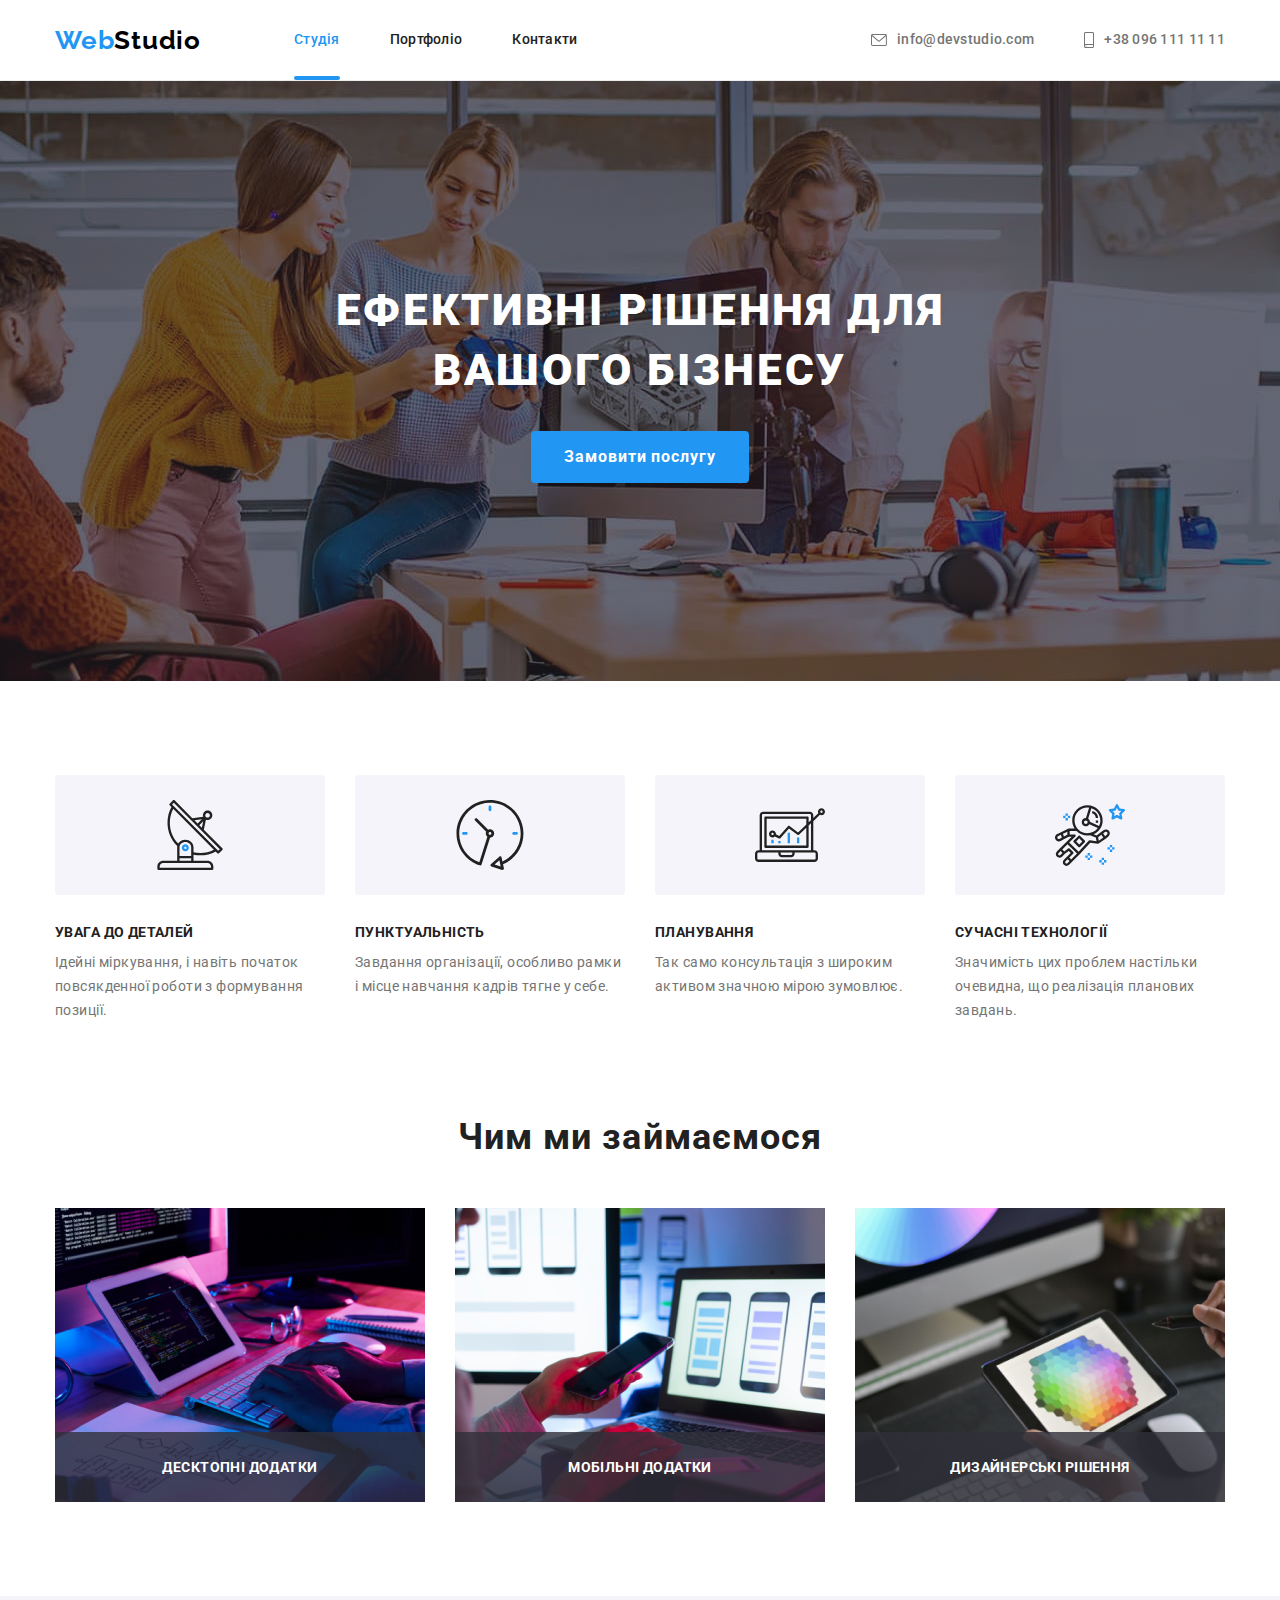
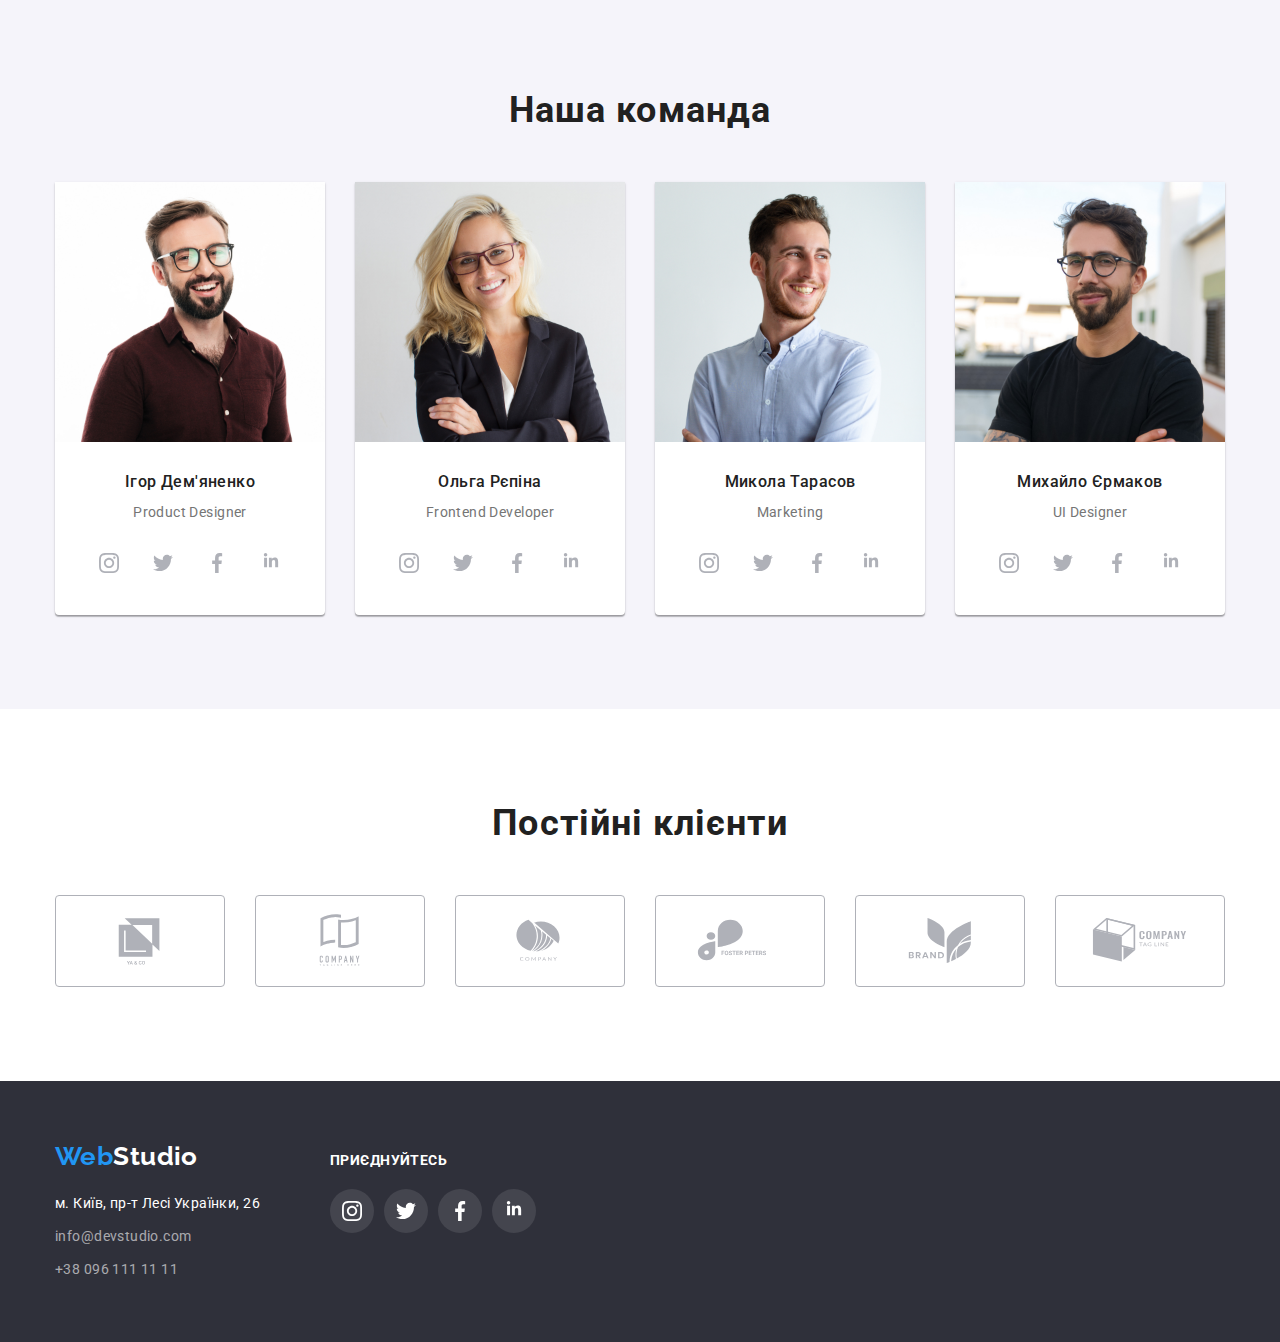
<file: index.html>
<!DOCTYPE html>
<html lang="uk">
<head>
    <meta charset="UTF-8">
    <meta http-equiv="X-UA-Compatible" content="IE=edge">
    <meta name="viewport" content="width=device-width, initial-scale=1.0">
    <title>WebStudio</title>
    <link href="https://fonts.googleapis.com/css2?family=Raleway:wght@700&family=Roboto:wght@400;500;700;900&display=swap" rel="stylesheet">
    <link rel="stylesheet" href="https://cdnjs.cloudflare.com/ajax/libs/modern-normalize/1.1.0/modern-normalize.min.css">
    <link rel="stylesheet" href="./css/styles.css" />
</head>
<body>

    <header class="header-page">
        <div class="container main-nav">
            <nav class="nav">
                <a href="./" class="logo">
                <span class="web">Web</span>Studio
                </a>
                
                <ul class="site-nav list">
                    <li class="item">
                        <a href="./" class="link current">Студія</a>
                    </li>
                    <li class="item">
                        <a href="./portfolio.html" class="link">Портфоліо</a>
                    </li>
                    <li class="item">
                        <a href="" class="link">Контакти</a>
                    </li>
                </ul>
            </nav>

            <ul class="contacts list">
                <li class="item">
                    <a href="mailto:info@devstudio.com" class="link">
                        <svg class="contact-icon" width="16" height="12">
                            <use href="./images/icons.svg#mail"></use>
                        </svg>info@devstudio.com</a></li>
                <li class="item"><a href="tel:+380961111111" class="link">
                    <svg class="contact-icon" width="10" height="16">
                        <use href="./images/icons.svg#phone"></use>
                    </svg>+38 096 111 11 11</a></li>
            </ul>
            
        </div>
    </header>
    <main>
        <!--hero section-->
        <section class="hero section">
            <h1 class="hero-title">Ефективні рішення для вашого бізнесу</h1>
            <button type="button" class="button" data-modal-open>Замовити послугу</button>
            <div class="backdrop is-hidden" data-modal>
                <div class="modal">
                    <button class="close-modal" data-modal-close>
                        <svg width="11" height="11">
                        <use href="./images/icons.svg#close"></use>
                        </svg>
                    </button>
                </div>
            </div>
        </section>
        <!-- section benefits -->
        <section class="section-benefits section">
            <div class="container">
                <h2 class="visually-hidden">Наші переваги</h2>
                <ul class="section-benefits-list list">
                    <li class="item">
                        <div class="icon-benefits">
                            <svg width="70" height="70">
                               <use href="./images/icons.svg#detail"></use> 
                            </svg>      
                        </div>
                        <h3 class="title">Увага до деталей</h3>
                        <p class="text">Ідейні міркування, і навіть початок повсякденної роботи з формування позиції.</p>
                    </li>
                    <li class="item">
                        <div class="icon-benefits">
                            <svg width="70" height="70">
                               <use href="./images/icons.svg#punctuality"></use> 
                            </svg>      
                        </div>
                        <h3 class="title">Пунктуальність</h3>
                        <p class="text">Завдання організації, особливо рамки і місце навчання кадрів тягне у себе.</p>
                    </li>
                    <li class="item">
                        <div class="icon-benefits">
                            <svg width="70" height="70">
                               <use href="./images/icons.svg#plan"></use> 
                            </svg>      
                        </div>
                        <h3 class="title">Планування</h3>
                        <p class="text">Так само консультація з широким активом значною мірою зумовлює.</p>
                    </li>
                    <li class="item">
                        <div class="icon-benefits">
                            <svg width="70" height="70">
                               <use href="./images/icons.svg#technology"></use> 
                            </svg>      
                        </div>
                        <h3 class="title">Сучасні технології</h3>
                        <p class="text">Значимість цих проблем настільки очевидна, що реалізація планових завдань.</p>
                    </li>
               </ul>
            </div>
        </section>
    
        <section class="projects section">
            <div class="container">
            <h2 class="head-title">Чим ми займаємося</h2>
                <ul class="head-title-list list">
                   <li class="item">
                      <div class="item-thumb">
                          <img class="image" src="./images/desktop_apps.jpg" alt="Десктопні застосунки" width="370">
                          <p>десктопні додатки</p>
                      </div>
                  </li>
                   <li class="item">
                      <div class="item-thumb">
                          <img class="image" src="./images/mobile_app.jpg" alt="Мобільні застосунки" width="370">
                          <p>мобільні додатки</p>
                      </div>
                   </li>
                   <li class="item">
                      <div class="item-thumb">
                          <img class="image" src="./images/design.jpg" alt="Дизайнерські рішення" width="370">
                          <p>дизайнерські рішення</p>
                      </div>
                    </li>
                </ul>
            </div>
        </section>
        <!-- section team -->
        <section class="section-team section">
            <div class="container">
                <h2 class="head-title">Наша команда</h2>
                <ul class="section-team-list list">
                    <li class="item">
                       <img class="image" src="./images/idemyanenko.jpg" alt="Ігор Дем'яненко" width="270"> 
                       <div class="our-team">
                         <h3 class="title">Ігор Дем'яненко</h3>
                         <p class="text">Product Designer</p>
                         <ul class="list">
                            <li class="social-item"><a class="link" href="https://www.instagram.com/" target="_blank">
                                <svg class="soshial-icon" width="20" height="20">
                                    <use href="./images/icons.svg#istagram"></use>
                                </svg></a>
                            </li>
                            <li class="social-item"><a class="link" href="https://twitter.com/" target="_blank">
                                <svg class="soshial-icon" width="20" height="20">
                                    <use href="./images/icons.svg#twitter"></use>
                                </svg></a>
                            </li>
                            <li class="social-item"><a class="link" href="https://facebook.com/" target="_blank">
                                <svg class="soshial-icon" width="20" height="20">
                                    <use href="./images/icons.svg#fb"></use>
                                </svg></a>
                            </li>
                            <li class="social-item"><a class="link" href="https://www.linkedin.com/" target="_blank">
                                <svg class="soshial-icon" width="20" height="20">
                                    <use href="./images/icons.svg#linkedin"></use>
                                </svg></a>
                            </li>
                         </ul>
                       </div>
                    </li>
                    <li class="item">
                        <img class="image" src="./images/orepina.jpg" alt="Ольга Рєпіна" width="270">
                        <div class="our-team">
                          <h3 class="title">Ольга Рєпіна</h3>
                          <p class="text">Frontend Developer</p>
                          <ul class="list">
                             <li class="social-item"><a class="link" href="https://www.instagram.com/" target="_blank">
                                 <svg class="soshial-icon" width="20" height="20">
                                     <use href="./images/icons.svg#istagram"></use>
                                 </svg></a>
                             </li>
                             <li class="social-item"><a class="link" href="https://twitter.com/" target="_blank">
                                 <svg class="soshial-icon" width="20" height="20">
                                     <use href="./images/icons.svg#twitter"></use>
                                 </svg></a>
                             </li>
                             <li class="social-item"><a class="link" href="https://facebook.com/" target="_blank">
                                 <svg class="soshial-icon" width="20" height="20">
                                     <use href="./images/icons.svg#fb"></use>
                                 </svg></a>
                             </li>
                             <li class="social-item"><a class="link" href="https://www.linkedin.com/" target="_blank">
                                 <svg class="soshial-icon" width="20" height="20">
                                     <use href="./images/icons.svg#linkedin"></use>
                                 </svg></a>
                             </li>
                          </ul>
                        </div>
                    </li>
                    <li class="item">
                        <img class="image" src="./images/mtarasov.jpg" alt="Микола Тарасов" width="270">
                        <div class="our-team">
                           <h3 class="title">Микола Тарасов</h3>
                           <p class="text">Marketing</p>
                           <ul class="list">
                              <li class="social-item"><a class="link" href="https://www.instagram.com/" target="_blank">
                                  <svg class="soshial-icon" width="20" height="20">
                                      <use href="./images/icons.svg#istagram"></use>
                                  </svg></a>
                              </li>
                              <li class="social-item"><a class="link" href="https://twitter.com/" target="_blank">
                                  <svg class="soshial-icon" width="20" height="20">
                                      <use href="./images/icons.svg#twitter"></use>
                                  </svg></a>
                              </li>
                              <li class="social-item"><a class="link" href="https://facebook.com/" target="_blank">
                                  <svg class="soshial-icon" width="20" height="20">
                                      <use href="./images/icons.svg#fb"></use>
                                  </svg></a>
                              </li>
                              <li class="social-item"><a class="link" href="https://www.linkedin.com/" target="_blank">
                                  <svg class="soshial-icon" width="20" height="20">
                                      <use href="./images/icons.svg#linkedin"></use>
                                  </svg></a>
                              </li>
                           </ul>
                        </div>
                    </li>
                    <li class="item">
                        <img class="image" src="./images/mermakov.jpg" alt="Михайло Єрмаков" width="270">
                        <div class="our-team">
                          <h3 class="title">Михайло Єрмаков</h3>
                          <p class="text">UI Designer</p>
                          <ul class="list">
                             <li class="social-item"><a class="link" href="https://www.instagram.com/" target="_blank">
                                 <svg class="soshial-icon" width="20" height="20">
                                     <use href="./images/icons.svg#istagram"></use>
                                 </svg></a>
                             </li>
                             <li class="social-item"><a class="link" href="https://twitter.com/" target="_blank">
                                 <svg class="soshial-icon" width="20" height="20">
                                     <use href="./images/icons.svg#twitter"></use>
                                 </svg></a>
                             </li>
                             <li class="social-item"><a class="link" href="https://facebook.com/" target="_blank">
                                 <svg class="soshial-icon" width="20" height="20">
                                     <use href="./images/icons.svg#fb"></use>
                                 </svg></a>
                             </li>
                             <li class="social-item"><a class="link" href="https://www.linkedin.com/" target="_blank">
                                 <svg class="soshial-icon" width="20" height="20">
                                     <use href="./images/icons.svg#linkedin"></use>
                                 </svg></a>
                             </li>
                          </ul>
                        </div>
                    </li>
                </ul>
            </div>
        </section>
        <!-- section company -->
        <section class="section-company section">
            <div class="container">
                <h2 class="head-title">Постійні клієнти</h2>
                <ul class="company-list list">
                    <li class="item">
                        <a class="icon-company link" href="#" target="_blank">
                            <svg width="106" height="60">
                               <use href="./images/icons.svg#company1"></use> 
                            </svg>      
                        </a>
                    </li>
                    <li class="item">
                        <a class="icon-company link" href="#" target="_blank">
                            <svg width="106" height="60">
                               <use href="./images/icons.svg#company2"></use> 
                            </svg>      
                        </a>
                    </li>
                    <li class="item">
                        <a class="icon-company link" href="#" target="_blank">
                            <svg width="106" height="60">
                               <use href="./images/icons.svg#company3"></use> 
                            </svg>      
                        </a>
                    </li>
                    <li class="item">
                        <a class="icon-company link" href="#" target="_blank">
                            <svg width="106" height="60">
                               <use href="./images/icons.svg#company4"></use> 
                            </svg>      
                        </a>
                    </li>
                    <li class="item">
                        <a class="icon-company link" href="#" target="_blank">
                            <svg width="106" height="60">
                               <use href="./images/icons.svg#company5"></use> 
                            </svg>      
                        </a>
                    </li>
                    <li class="item">
                        <a class="icon-company link" href="#" target="_blank">
                            <svg width="106" height="60">
                               <use href="./images/icons.svg#company6"></use> 
                            </svg>      
                        </a>
                    </li>
                </ul>
            </div>
        </section>  
    </main>
    <!-- footer -->
    <footer>
        <div class="container">
            <div class="footer-container">
                <a href="./" class="footer-logo">
                    <span class="web">Web</span>Studio
                </a>
                <address>
                    <ul class="footer-contacts list">
                        <li class="item"><a href="https://goo.gl/maps/tggjApmWAnpTQcUi7" target="_blank" class="address">м. Київ, пр-т Лесі Українки, 26</a></li>
                        <li class="item"><a href="mailto:info@devstudio.com" class="link">info@devstudio.com</a></li>
                        <li class="item"><a href="tel:+380961111111" class="link">+38 096 111 11 11</a></li>
                    </ul>
                </address>
            </div>
            <div class="footer-container join-container">
                <p class="join">Приєднуйтесь</p>
                <ul class="join-list list">
                    <li class="social-item"><a class="link" href="https://www.instagram.com/" target="_blank">
                        <svg class="soshial-icon" width="20" height="20">
                            <use href="./images/icons.svg#istagram"></use>
                        </svg></a>
                    </li>
                    <li class="social-item"><a class="link" href="https://twitter.com/" target="_blank">
                        <svg class="soshial-icon" width="20" height="20">
                            <use href="./images/icons.svg#twitter"></use>
                        </svg></a>
                    </li>
                    <li class="social-item"><a class="link" href="https://facebook.com/" target="_blank">
                        <svg class="soshial-icon" width="20" height="20">
                            <use href="./images/icons.svg#fb"></use>
                        </svg></a>
                    </li>
                    <li class="social-item"><a class="link" href="https://www.linkedin.com/" target="_blank">
                        <svg class="soshial-icon" width="20" height="20">
                            <use href="./images/icons.svg#linkedin"></use>
                        </svg></a>
                    </li>
                 </ul>
            </div>
        </div>
    </footer>
    <script src="./js/modal.js"></script>
</body>
</html>
</file>
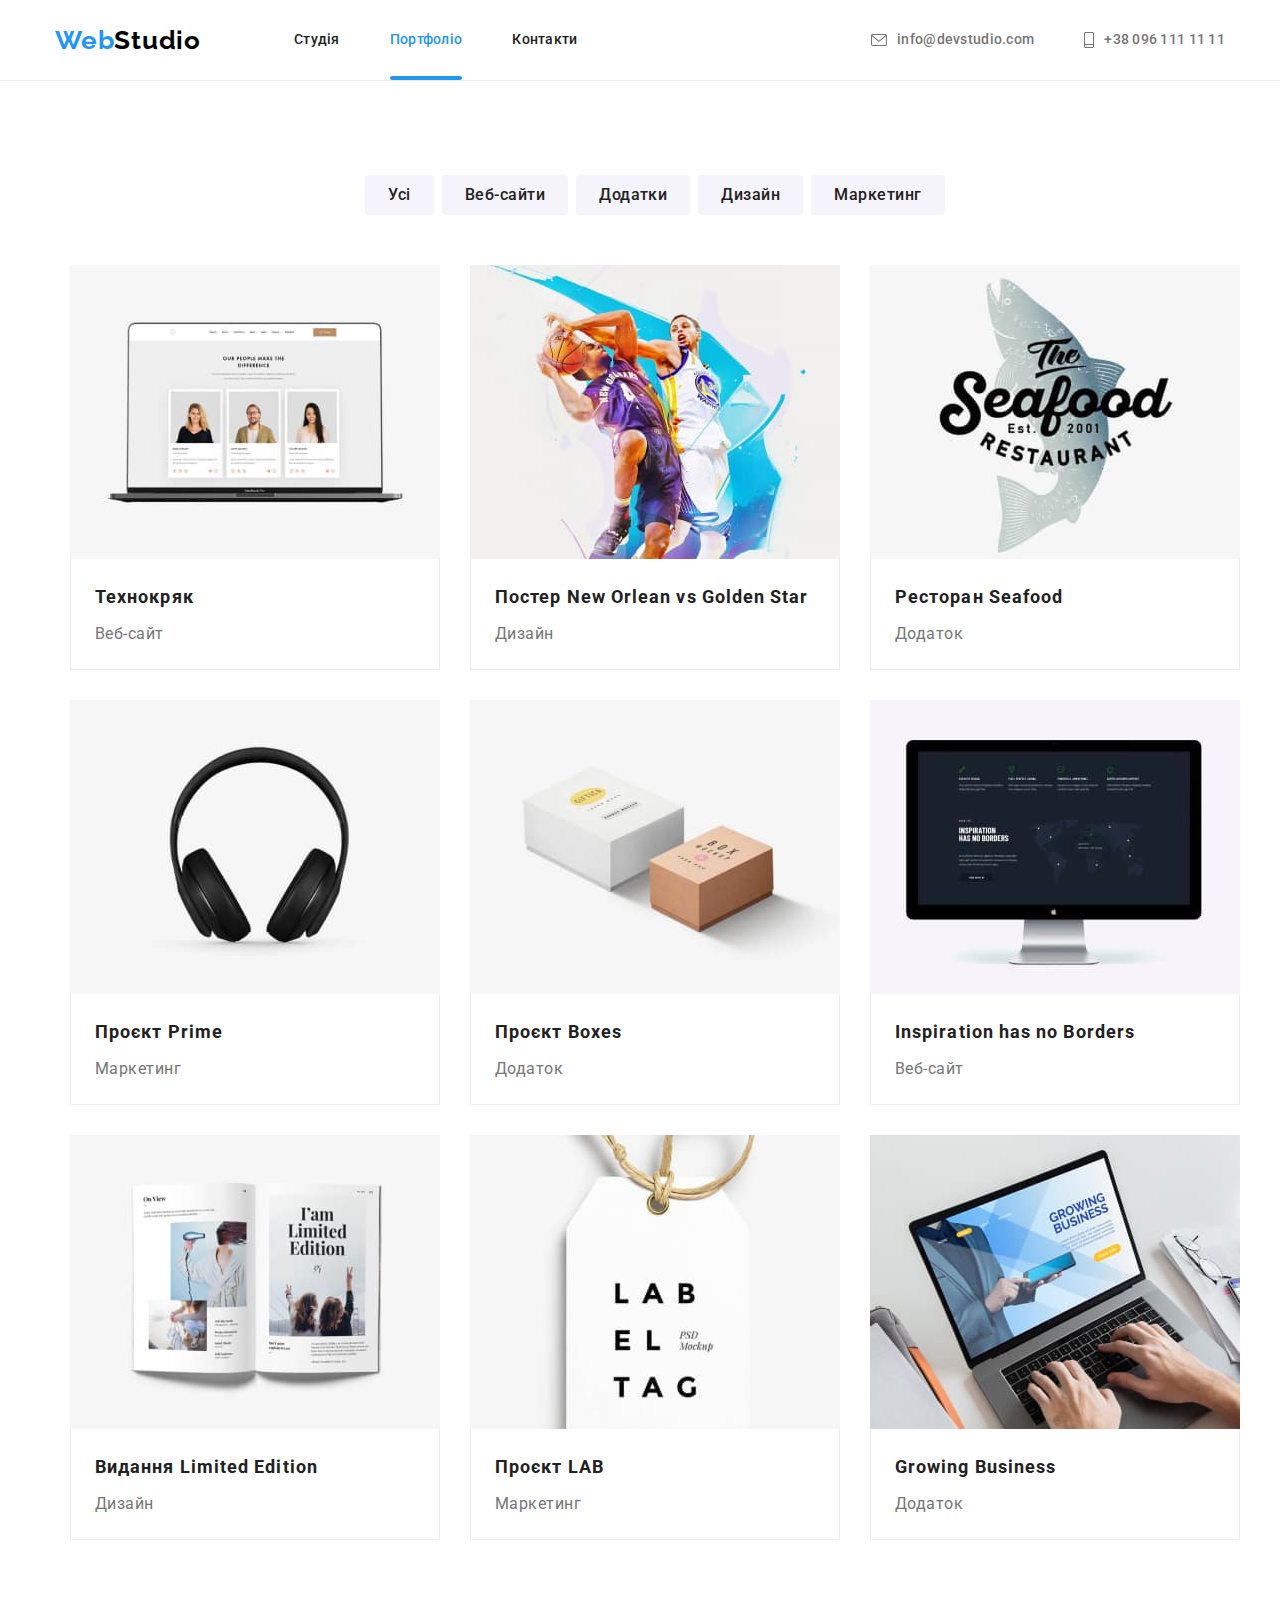
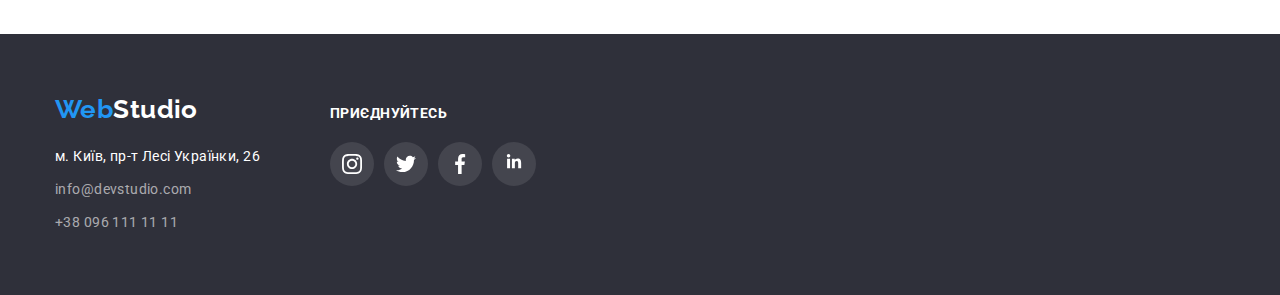
<file: portfolio.html>
<!DOCTYPE html>
<html lang="uk">
  <head>
    <meta charset="UTF-8">
    <meta http-equiv="X-UA-Compatible" content="IE=edge">
    <meta name="viewport" content="width=device-width, initial-scale=1.0">
    <title>WebStudio</title>
    <link href="https://fonts.googleapis.com/css2?family=Raleway:wght@700&family=Roboto:wght@400;500;700;900&display=swap" rel="stylesheet">
    <link rel="stylesheet" href="https://cdnjs.cloudflare.com/ajax/libs/modern-normalize/1.1.0/modern-normalize.min.css">
    <link rel="stylesheet" href="./css/styles.css" />
</head>
<body>
  <header class="header-page">
    <div class="container main-nav">
        <nav class="nav">
            <a href="./" class="logo">
            <span class="web">Web</span>Studio
            </a>
            
            <ul class="site-nav list">
                <li class="item">
                    <a href="./" class="link">Студія</a>
                </li>
                <li class="item">
                    <a href="./portfolio.html" class="link current">Портфоліо</a>
                </li>
                <li class="item">
                    <a href="" class="link">Контакти</a>
                </li>
            </ul>
        </nav>

        <ul class="contacts list">
            <li class="item">
                <a href="mailto:info@devstudio.com" class="link">
                    <svg class="contact-icon link" width="16" height="12">
                        <use href="./images/icons.svg#mail"></use>
                    </svg>info@devstudio.com</a></li>
            <li class="item"><a href="tel:+380961111111" class="link">
                <svg class="contact-icon" width="10" height="16">
                    <use href="./images/icons.svg#phone"></use>
                </svg>+38 096 111 11 11</a></li>
        </ul>
        
    </div>
  </header>
    <main>
      <section class="our-works section">
        <div class="container">
        <h1  class="visually-hidden">Наші роботи</h1>
        <div class="container button-box">
          <ul class="list">
            <li class="item"><button type="button" class="btn-primary">Усі</button></li>
            <li class="item"><button type="button" class="btn-primary">Веб-сайти</button></li>
            <li class="item"><button type="button" class="btn-primary">Додатки</button></li>
            <li class="item"><button type="button" class="btn-primary">Дизайн</button></li>
            <li class="item"><button type="button" class="btn-primary">Маркетинг</button></li>
          </ul>
        </div> 
        <div class="container work-example">
          <ul class="list">
            <li class="item">
              <a href="#" class="link">
                <div class="work-thumb">
                  <img class="image" src="./images/website_tehno.jpg" alt="Технокрякv" width="370">
                  <p class="image-text">Ресурс пропонує комплексні пропозиції з різним рівнем функціоналу та сервісів. 
                    Все це дозволить відвідувачу отримати вичерпні відомості про компанію чи приватну особу.
                  </p>
                </div>
              <div class="description">
                <h2 class="title">Технокряк</h2>
                <p class="text">Веб-сайт</p>
              </div>
              </a>
            </li>
            <li class="item">
              <a href="#" class="link">
                <div class="work-thumb">
                  <img class="image" src="./images/post_neworlean.jpg" alt="Постер New Orlean" width="370">
                  <p class="image-text">Ресурс пропонує комплексні пропозиції з різним рівнем функціоналу та сервісів. 
                    Все це дозволить відвідувачу отримати вичерпні відомості про компанію чи приватну особу.
                  </p>
                </div>
              <div class="description">
                <h2 class="title">Постер New Orlean vs Golden Star</h2>
                <p class="text">Дизайн</p>
              </div>
              </a>
            </li>
            <li class="item">
              <a href="#" class="link">
                <div class="work-thumb">
                 <img class="image" src="./images/restourant.jpg" alt="Ресторан Seafood" width="370">
                  <p class="image-text">Ресурс пропонує комплексні пропозиції з різним рівнем функціоналу та сервісів. 
                    Все це дозволить відвідувачу отримати вичерпні відомості про компанію чи приватну особу.
                  </p>
                </div>
              <div class="description">
                <h2 class="title">Ресторан Seafood</h2>
                <p class="text">Додаток</p>
              </div>
              </a>
            </li>
            <li class="item">
              <a href="#" class="link">
                <div class="work-thumb">
                  <img class="image" src="./images/proj_prime.jpg" alt="Проєкт Prime" width="370">
                  <p class="image-text">Ресурс пропонує комплексні пропозиції з різним рівнем функціоналу та сервісів. 
                    Все це дозволить відвідувачу отримати вичерпні відомості про компанію чи приватну особу.
                  </p>
                </div>
              <div class="description">
                <h2 class="title">Проєкт Prime</h2>
                <p class="text">Маркетинг</p>
              </div>
              </a>
            </li>
            <li class="item">
              <a href="#" class="link">
                <div class="work-thumb">
                  <img class="image" src="./images/proj_boxed.jpg" alt="Проєкт Boxes" width="370">
                  <p class="image-text">Ресурс пропонує комплексні пропозиції з різним рівнем функціоналу та сервісів. 
                    Все це дозволить відвідувачу отримати вичерпні відомості про компанію чи приватну особу.
                  </p>
                </div>
              <div class="description">
                <h2 class="title">Проєкт Boxes</h2>
                <p class="text">Додаток</p>
              </div>
              </a>
            </li>
            <li class="item">
              <a href="#" class="link">
                <div class="work-thumb">
                 <img class="image" src="./images/inspiration.jpg" alt="Веб-сайт" width="370">
                  <p class="image-text">Ресурс пропонує комплексні пропозиції з різним рівнем функціоналу та сервісів. 
                    Все це дозволить відвідувачу отримати вичерпні відомості про компанію чи приватну особу.
                  </p>
                </div>
             <div class="description">
                <h2 class="title">Inspiration has no Borders</h2>
                <p class="text">Веб-сайт</p>
              </div>
              </a>
            </li>
            <li class="item">
              <a href="#" class="link">
                <div class="work-thumb">
                 <img class="image" src="./images/diz_limedit.jpg" alt="Дизайн" width="370">
                 <p class="image-text">Ресурс пропонує комплексні пропозиції з різним рівнем функціоналу та сервісів. 
                    Все це дозволить відвідувачу отримати вичерпні відомості про компанію чи приватну особу.
                  </p>
                </div>
              <div class="description">
                <h2 class="title">Видання Limited Edition</h2>
                <p class="text">Дизайн</p>
              </div>
              </a>
            </li>
            <li class="item">
              <a href="#" class="link">
                <div class="work-thumb">
                  <img class="image" src="./images/proj_labor.jpg" alt="Проєкт LAB" width="370">
                  <p class="image-text">Ресурс пропонує комплексні пропозиції з різним рівнем функціоналу та сервісів. 
                    Все це дозволить відвідувачу отримати вичерпні відомості про компанію чи приватну особу.
                  </p>
                </div>
              <div class="description">
                <h2 class="title">Проєкт LAB</h2>
                <p class="text">Маркетинг</p>
              </div>
              </a>
            </li>
            <li class="item">
              <a href="#" class="link">
                <div class="work-thumb">
                 <img class="image" src="./images/growing.jpg" alt="Додаток" width="370">
                  <p class="image-text">Ресурс пропонує комплексні пропозиції з різним рівнем функціоналу та сервісів. 
                    Все це дозволить відвідувачу отримати вичерпні відомості про компанію чи приватну особу.
                  </p>
                </div>
              <div class="description">
                <h2 class="title">Growing Business</h2>
                <p class="text">Додаток</p>
              </div>
              </a>
            </li>
          </ul>
          </div>
        </div>
      </section>
    </main>
        <!-- footer -->
        <footer>
          <div class="container">
              <div class="footer-container">
                  <a href="./" class="footer-logo">
                      <span class="web">Web</span>Studio
                  </a>
                  <address>
                      <ul class="footer-contacts list">
                          <li class="item"><a href="https://goo.gl/maps/tggjApmWAnpTQcUi7" target="_blank" class="address">м. Київ, пр-т Лесі Українки, 26</a></li>
                          <li class="item"><a href="mailto:info@devstudio.com" class="link">info@devstudio.com</a></li>
                          <li class="item"><a href="tel:+380961111111" class="link">+38 096 111 11 11</a></li>
                      </ul>
                  </address>
              </div>
              <div class="footer-container join-container">
                  <p class="join">Приєднуйтесь</p>
                  <ul class="join-list list">
                      <li class="social-item"><a class="link" href="https://www.instagram.com/" target="_blank">
                          <svg class="soshial-icon" width="20" height="20">
                              <use href="./images/icons.svg#istagram"></use>
                          </svg></a>
                      </li>
                      <li class="social-item"><a class="link" href="https://twitter.com/" target="_blank">
                          <svg class="soshial-icon" width="20" height="20">
                              <use href="./images/icons.svg#twitter"></use>
                          </svg></a>
                      </li>
                      <li class="social-item"><a class="link" href="https://facebook.com/" target="_blank">
                          <svg class="soshial-icon" width="20" height="20">
                              <use href="./images/icons.svg#fb"></use>
                          </svg></a>
                      </li>
                      <li class="social-item"><a class="link" href="https://www.linkedin.com/" target="_blank">
                          <svg class="soshial-icon" width="20" height="20">
                              <use href="./images/icons.svg#linkedin"></use>
                          </svg></a>
                      </li>
                   </ul>
              </div>
          </div>
      </footer>
</body>
</html>
</file>
<file: css/styles.css>
/* CSS styles in index.html */


/* колір головного тексту  #212121 */
/* вториний колір  тексту #757575 */
/* білий #FFFFFF */
/* акцент #2196F3 */
/* чорний #000000 */
/* вторичний колір контакта rgba(255, 255, 255, 0.6) */
/* колір фону  #F5F5F5 */

:root {
  --primary-text-color: #212121;
  --secondary-text-color: #757575;
  --fone-color: #FFFFFF;
  --accent-color: #2196F3;

}

h1,
h2,
h3,
p {
  margin: 0;
}

body {
  background-color: var(--fone-color);
  color: var(--primary-text-color);
  font-family: 'Roboto', sans-serif;
  font-size: 14px;
  line-height: 1.71;
  letter-spacing: 0.03em;
}

.list {
  list-style: none;
  padding: 0;
  margin: 0;
  }

.container {
  width: 1200px;
  padding-left: 15px;
  padding-right: 15px;
  margin: 0 auto;
}

.section {
  padding-top: 94px;
  padding-bottom: 94px;
}

/* header */
.header-page {
border-bottom: 1px solid #ECECEC;
}

/* main-nav */

.nav {
  display: flex;
  align-items: center;
}

.main-nav {
  display: flex;
  align-items: center;
}

.site-nav {
  display: flex;
}

  /* logo */

.web {
  color: var(--accent-color);
}
  
  .logo {
    color: #000000;
    font-family: 'Raleway', sans-serif;
    font-weight: 700;
    font-size: 26px;
    line-height: 1.19;
    letter-spacing: 0.03em;
    text-decoration: none;
    margin-right: 93px;
  }
  
  /* .logo:hover {
    color: var(--accent-color);
  } */

.site-nav .item:not(:last-child) {
 margin-right: 50px; 
}

.site-nav .link {
  display: block;
  color: var(--primary-text-color);
  padding-top: 32px;
  padding-bottom: 32px;
  line-height: 1.14;
  letter-spacing: 0.02em;
  text-decoration: none;
  transition: color 250ms cubic-bezier(0.4, 0, 0.2, 1),
  fill 250ms cubic-bezier(0.4, 0, 0.2, 1);
}

/* .site-nav .link:visited {
  color: var(--primary-text-color);
} */
.site-nav .link.current {
  position: relative;
  display: block;
  color: var(--accent-color);
}

.item .current::after {
  content: "";
  position: absolute;
  display: block;
  width: 100%;
  height: 4px;
  bottom: 0;
  background: var(--accent-color);
  border-radius: 2px;
}

.site-nav, .contacts {
  font-weight: 500;
  font-size: 14px;
  line-height: 1.14;
  letter-spacing: 0.02em;
}

/* contacts list */

.contacts {
  display: flex;
  margin-left: auto;
  align-items: center;
  fill: #757575;
}

.contacts .item + .item {
  margin-left: 50px;
}

.contacts .link {
  display: flex;
  color: var(--secondary-text-color);
  text-decoration: none;
  align-items: center;
  transition: color 250ms cubic-bezier(0.4, 0, 0.2, 1),
  fill 250ms cubic-bezier(0.4, 0, 0.2, 1);
}

.contact-icon {
  margin-right: 10px;
}

.site-nav .link:hover,
.site-nav .link:focus,
.contacts .link:hover,
.contacts .link:focus {
color: var(--accent-color);
fill: var(--accent-color);
}

/* hero section */

.hero {
max-width: 1600px; 
height: 600px; 
margin-right: auto;
margin-left: auto;
background-image: 
  linear-gradient(to right, 
  rgba(47, 48, 58, 0.4), 
  rgba(47, 48, 58, 0.4)),
  url(../images/hero_bg.jpg);
background-repeat: no-repeat;
background-position: center;
background-size: cover;

text-align: center;
padding-top: 200px;
padding-bottom: 200px;
}

.hero-title {
max-width: 696px;
margin: 0;
margin-right: auto;
margin-left: auto;

color: #ffffff; 
font-weight: 900;
font-size: 44px;
line-height: 1.36;
letter-spacing: 0.06em;
text-transform: uppercase;
}

  /* button */

  .button {
  margin-top: 30px;
  display: inline-block;  
  border-radius: 4px; 
  padding: 10px 32px;
  min-width: 216px;
  border: 1px solid transparent;

  color: #ffffff;
  background-color: var(--accent-color);
  font-family: 'Roboto', sans-serif;
  font-weight: 700;
  font-size: 16px;
  line-height: 1.87;
  letter-spacing: 0.06em;
  text-align: center;
  }

  .backdrop {
   position: fixed;

   top: 0;
   left: 0;
   width: 100%;
   height: 100%;
   background-color: rgba(0, 0, 0, 0.2);
   /* z-index: 10; */
   opacity: 1;
   transition: opacity 250ms cubic-bezier(0.4, 0, 0.2, 1), 
               visibility 250ms cubic-bezier(0.4, 0, 0.2, 1);
  }

  .backdrop.is-hidden {
    opacity: 0;
    pointer-events: none;
    visibility: hidden;
  }

  .no-scroll {
    overflow: hidden;
  }

  .backdrop.is-hidden .modal{
    transform: translate(-50%, -50%) scale(0.9);
  }

  .modal {
    position: absolute;

    top: 50%;
    left:50%;
    transform: translate(-50%, -50%) scale(1);
    transition: transform 250ms cubic-bezier(0.4, 0, 0.2, 1);
    
    min-width: 528px;
    min-height: 581px;
    background-color: #FFFFFF;
    box-shadow: 0px 1px 3px rgba(0, 0, 0, 0.12), 
    0px 1px 1px rgba(0, 0, 0, 0.14), 
    0px 2px 1px rgba(0, 0, 0, 0.2);
    border-radius: 4px;
  }

  .close-modal {
    position: absolute;
    
    width: 30px;
    height: 30px;
    top: 9px;
    right: 8px;
    border-radius: 50%;
    background: #FFFFFF;
    border: 1px solid rgba(0, 0, 0, 0.1);
    cursor: pointer;
    transition-duration: 250ms;
    transition: background-color 250ms cubic-bezier(0.4, 0, 0.2, 1),
    fill 250ms cubic-bezier(0.4, 0, 0.2, 1);
  }

  .close-modal:hover {
    background-color: var(--accent-color);
    fill: #FFFFFF;
  }

  /* sections benefits */

  .visually-hidden {
    position: absolute;
    width: 1px;
    height: 1px;
    margin: -1px;
    border: 0;
    padding: 0;
    
    white-space: nowrap;
    clip-path: inset(100%);
    clip: rect(0 0 0 0);
    overflow: hidden;
  }
  
  .section-benefits-list,
  .head-title-list,
  .section-team-list {
    display: flex;
  }

  .icon-benefits {
    width: 270px;
    height: 120px;
    background: #F5F4FA;
    border-radius: 4px;
    justify-content: center;
    margin-bottom: 30px;
    display: flex;
    align-items: center;
  }

  .section-benefits-list .item {
    width: calc((100% - 60px) / 4);
    margin-right: 30px;
  }
  
  .section-benefits-list .item:nth-child(4n) {
    margin-right: 0;
  }

  .section-benefits .title {
    margin-top: 0;
    margin-bottom: 10px;

    font-weight: 700;
    font-size: 14px;
    line-height: 1.14;
    letter-spacing: 0.03em;
    text-transform: uppercase;
  }

  .section-benefits .text {
    color: var(--secondary-text-color)
 }
  
  .section-benefits-list {
    margin-top: 0;
    margin-bottom: 0;
  }

  .section-benefits-list .text {
    padding: 0;
    margin: 0;
  }

/* examples */

.projects {
  padding-top: 0;
  /* z-index: 1; */
}

.head-title {
  margin-top: 0;
  margin-bottom: 50px;
  font-weight: 700;
  font-size: 36px;
  line-height: 1.16;
  text-align: center;
  letter-spacing: 0.03em;
}

  .head-title-list .item {
    width: calc((100% - 60px) / 3);
    margin-right: 30px;
  }

  .head-title-list .item:nth-child(3n) {
    margin-right: 0;
  }

  .head-title-list .image {
    display: block;
  }

  .item-thumb {
    position: relative;
  }

  .item-thumb p {
    position: absolute;

    display: flex;
    bottom: 0;
    align-items: center;
    justify-content: center;
    width: 370px;
    height: 70px;
    color: #FFFFFF;
    text-transform: uppercase;
    font-weight: 700;
    letter-spacing: 0.03em;
    font-size: 14px;
    line-height: 16px;
    background: rgba(47, 48, 58, 0.8);
  }

  /* our teams */

  .section-team {
    background-color: #F5F4FA;
  }
  
  .section-team .title {
    margin-top: 30px;
    margin-bottom: 10px;
    font-weight: 500;
    font-size: 16px;
    line-height: 1.19;
  }

  .section-team .text {
    margin-top: 0;
    margin-bottom: 16px;
    color: var(--secondary-text-color)
  }

  .section-team-list .image {
    display: block;
  }

  .our-team .list {
    display: flex;
    justify-content: center;
    gap: 10px;
    margin-bottom: 30px;
  }

  .our-team .link {
    display: flex;
    width: 44px;
    height: 44px;
    align-items: center;
    text-decoration: none;
    justify-content: center;
    fill: #AFB1B8;
    border-radius: 50%;

    transition: background-color 250ms cubic-bezier(0.4, 0, 0.2, 1),
    fill 250ms cubic-bezier(0.4, 0, 0.2, 1);
  }

  .our-team .link:hover,
  .our-team .link:focus {
    fill: var(--fone-color);
    background-color: var(--accent-color);
  }

  .section-team-list .item {
    width: calc((100% - 60px) / 4);
    margin-right: 30px;
    padding: 0;
    text-align: center;
    box-shadow: 0px 1px 3px rgba(0, 0, 0, 0.12),
      0px 1px 1px rgba(0, 0, 0, 0.14),
      0px 2px 1px rgba(0, 0, 0, 0.2);
    border-radius: 0px 0px 4px 4px;
    background: #FFFFFF;
  }

  .section-team-list .item:nth-child(4n) {
    margin-right: 0;
  }

  /* companies */

.company-list {
 display: flex; 
}

.company-list .item {
  width: calc((100% - 150px) / 6);
  margin-right: 30px;
}

.company-list .item:nth-child(6n) {
  margin-right: 0;
}

.icon-company {
  fill: #AFB1B8;
  height: 92px;
  display: flex;
  align-items: center;
  justify-content: center;
  border: 1px solid;
  border-color: #AFB1B8;
  border-radius: 4px;
  cursor: pointer;

  transition: fill 250ms cubic-bezier(0.4, 0, 0.2, 1);
}

.company-list .icon-company:hover,
.company-list .icon-company:focus {
  fill: var(--accent-color);
  border-color: var(--accent-color)
}

  /* footer */

  footer {
    padding-top: 60px;
    padding-bottom: 60px;
    background-color: #2F303A;
  }

  footer .container {
    display: flex;
    align-items: baseline;
  }

.footer-logo {
  display: block;
  margin-bottom: 20px;

  color: #ffffff;
  font-family: 'Raleway', sans-serif;
  font-weight: 700;
  font-size: 26px;
  line-height: 1.19;
  text-decoration: none;
}

  .footer-contacts .address {
    color: #ffffff;
    text-decoration: none;
    font-style: normal;

    transition: color 250ms cubic-bezier(0.4, 0, 0.2, 1);
  }

  .footer-contacts .item {
   margin-bottom: 9px;
  }

  .footer-contacts .item:nth-last-child(-n + 1) {
    margin-bottom: 0;
  } 

  .footer-contacts .link{
    color: rgba(255, 255, 255, 0.6);
    text-decoration: none;
    font-style: normal;

    transition: color 250ms cubic-bezier(0.4, 0, 0.2, 1);
  }

  .footer-contacts .address:hover,
  .footer-contacts .address:focus,
  .footer-contacts .link:hover,
  .footer-contacts .link:focus {
    color: var(--accent-color);
  }

  .join-container {
    margin-left: 70px;
  }

  .join-list {
    display: flex;
    justify-content: center;
    gap: 10px;
  }

.join-list .link {
  display: flex;
  width: 44px;
  height: 44px;
  align-items: center;
  text-decoration: none;
  justify-content: center;
  fill: #FFFFFF;
  border-radius: 50%;
  background: rgba(255, 255, 255, 0.1);

  transition: fill 250ms cubic-bezier(0.4, 0, 0.2, 1),
   background-color 250ms cubic-bezier(0.4, 0, 0.2, 1);
}

.join-list .link:hover,
.join-list .link:focus {
  fill: var(--fone-color);
  background-color: var(--accent-color);
}

 .join {
    font-weight: 700;
    font-size: 14px;
    line-height: 1.14;
    letter-spacing: 0.03em;
    text-transform: uppercase;
    color: #FFFFFF;
    margin-bottom: 20px;
  }

  /* portfolio.html */
  
.list .btn-primary {
  display: inline-block;
  border-radius: 4px;
  border: 1px solid transparent; 
  padding: 6px 22px;

  color: var(--primary-text-color);
  background: #F5F4FA;
  font-family: 'Roboto', sans-serif;
  font-weight: 500;
  font-size: 16px;
  line-height: 1.63;
  text-align: center;
  letter-spacing: 0.03em;
  cursor: pointer;
  
  transition: color 250ms cubic-bezier(0.4, 0, 0.2, 1),
   background-color 250ms cubic-bezier(0.4, 0, 0.2, 1),
   box-shadow 250ms cubic-bezier(0.4, 0, 0.2, 1);
}

.button-box .list {
  display: flex;
  flex-wrap: wrap;
  margin-bottom: 50px;
  justify-content: center;
}

.button-box .item + .item {
  margin-left: 8px;
}

.list .btn-primary:hover,
.list .btn-primary:focus {
  color: #ffffff;
  background-color: var(--accent-color);
  box-shadow: 0px 3px 1px rgba(0, 0, 0, 0.1),
  0px 1px 2px rgba(0, 0, 0, 0.08),
  0px 2px 2px rgba(0, 0, 0, 0.12);
}

.work-example .list {
  display: flex;
  flex-wrap: wrap;
}

.work-example .image {
  display: block;
  max-width: 100%;
  height: auto;
}
.work-example .link {
 box-sizing: unset;
 display: block;

 transition: box-shadow 250ms cubic-bezier(0.4, 0, 0.2, 1);
}

.work-example .link:hover,
.work-example .link:focus {
  box-shadow: 0px 1px 1px rgba(0, 0, 0, 0.12),
   0px 4px 4px rgba(0, 0, 0, 0.06),
   1px 4px 6px rgba(0, 0, 0, 0.16);
}

.work-thumb {
  position: relative;
  display: block;
  overflow: hidden;
}

.work-thumb .image-text {
  position: absolute;
  
  display: block;
  bottom: 0;
  width: 100%;
  height: 100%;
  color: #ffffff;
  background-color: rgba(33, 150, 243, 0.9);
  letter-spacing: 0.03em;
  font-size: 18px;
  opacity: 0;
  padding: 63px 24px;

  transform: translateY(100%);
  transition: transform 250ms cubic-bezier(0.4, 0, 0.2, 1),
  opacity 250ms cubic-bezier(0.4, 0, 0.2, 1);
}

.item:hover .image-text,
.item:focus .image-text {
  transform: translateY(0);
  opacity: 1;
}

.work-example .description {
  border: 1px solid #EEEEEE;
  border-top: none;
  padding: 20px 24px;
}

.work-example .item {
  width: calc((100% - 60px) / 3);
  margin-right: 30px;
  margin-bottom: 30px;
}

.work-example .item:nth-child(3n) {
  margin-right: 0;
}

.work-example .item:nth-last-child(-n + 3) {
  margin-bottom: 0px;
}

.our-works .title {
  margin-bottom: 4px;
  color: var(--primary-text-color);
  font-weight: 700;
  font-size: 18px;
  line-height: 2;
  letter-spacing: 0.06em;
}

.our-works .link {
  text-decoration: none;
}

.our-works .link:visited {
  color: var(--primary-text-color);
}

.our-works .text {
  color: var(--secondary-text-color);
  font-size: 16px;
  line-height: 1.88;
  letter-spacing: 0.03em
}
</file>
